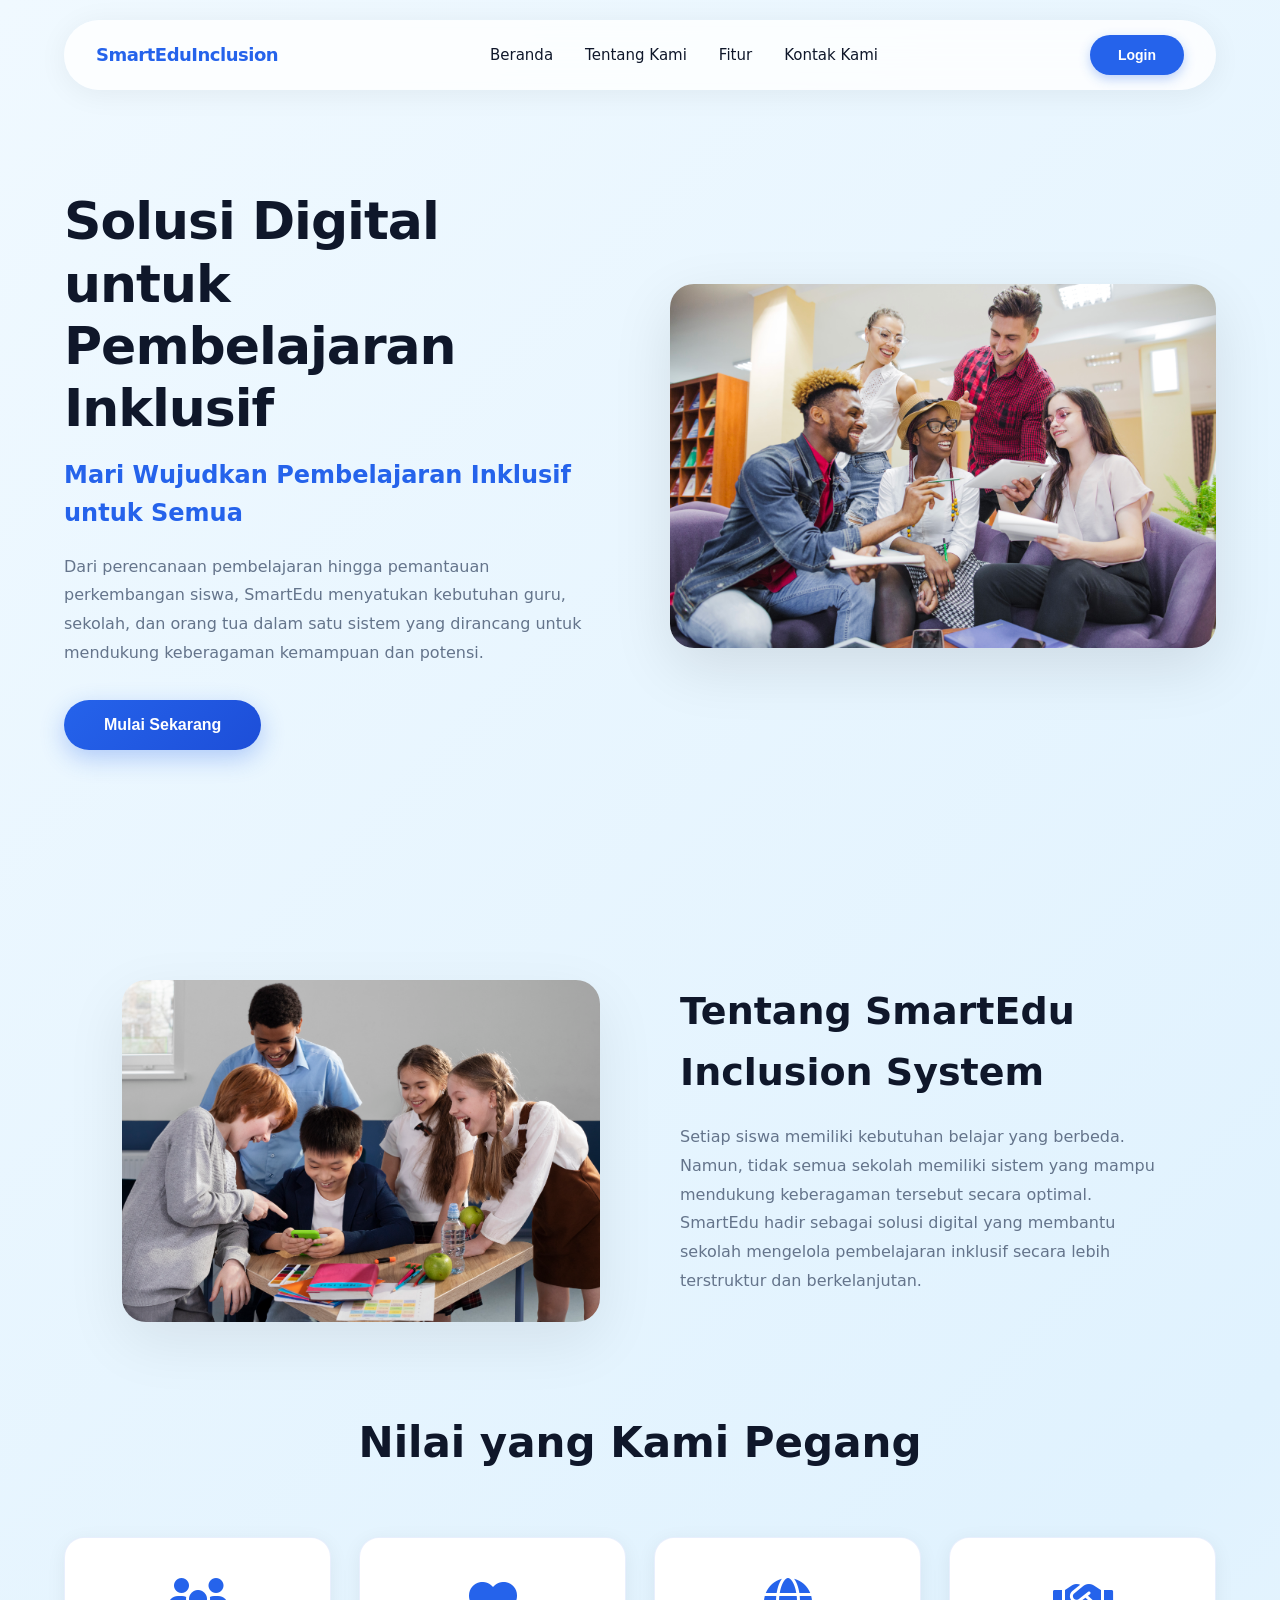
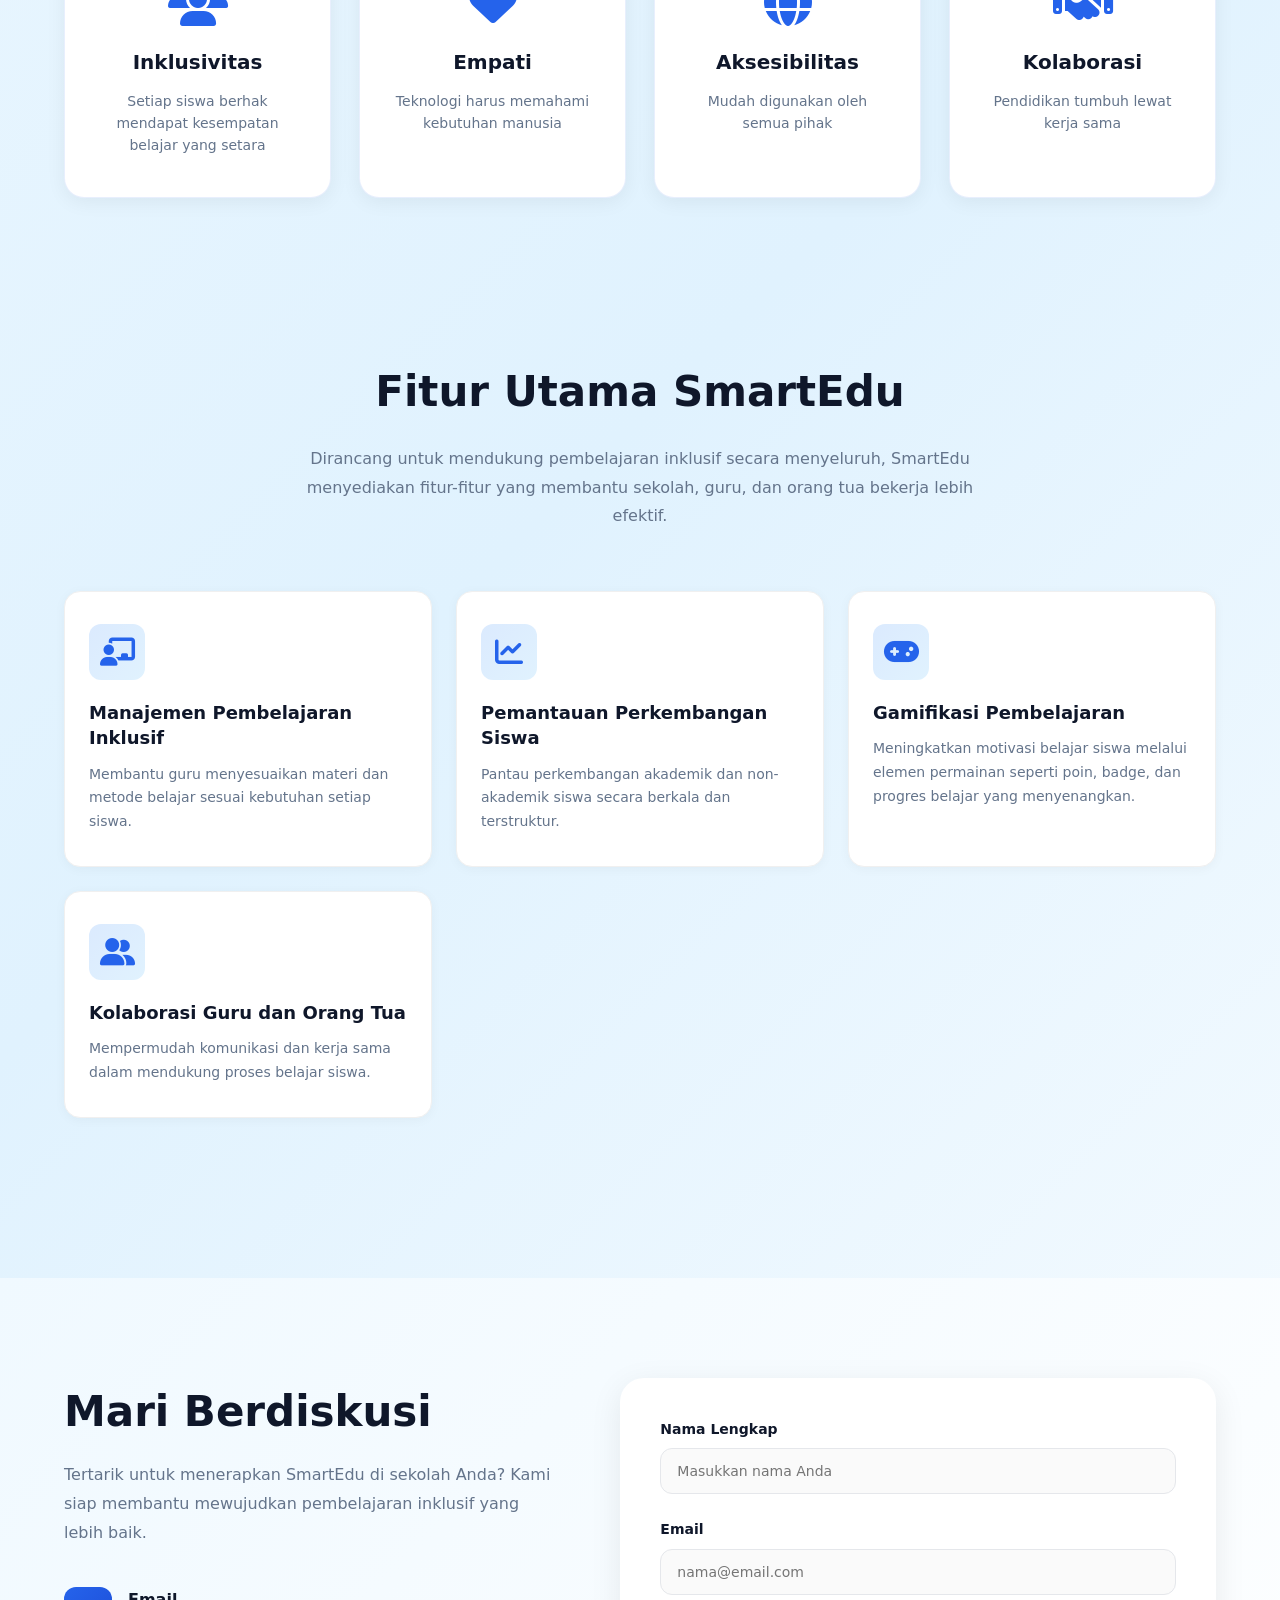
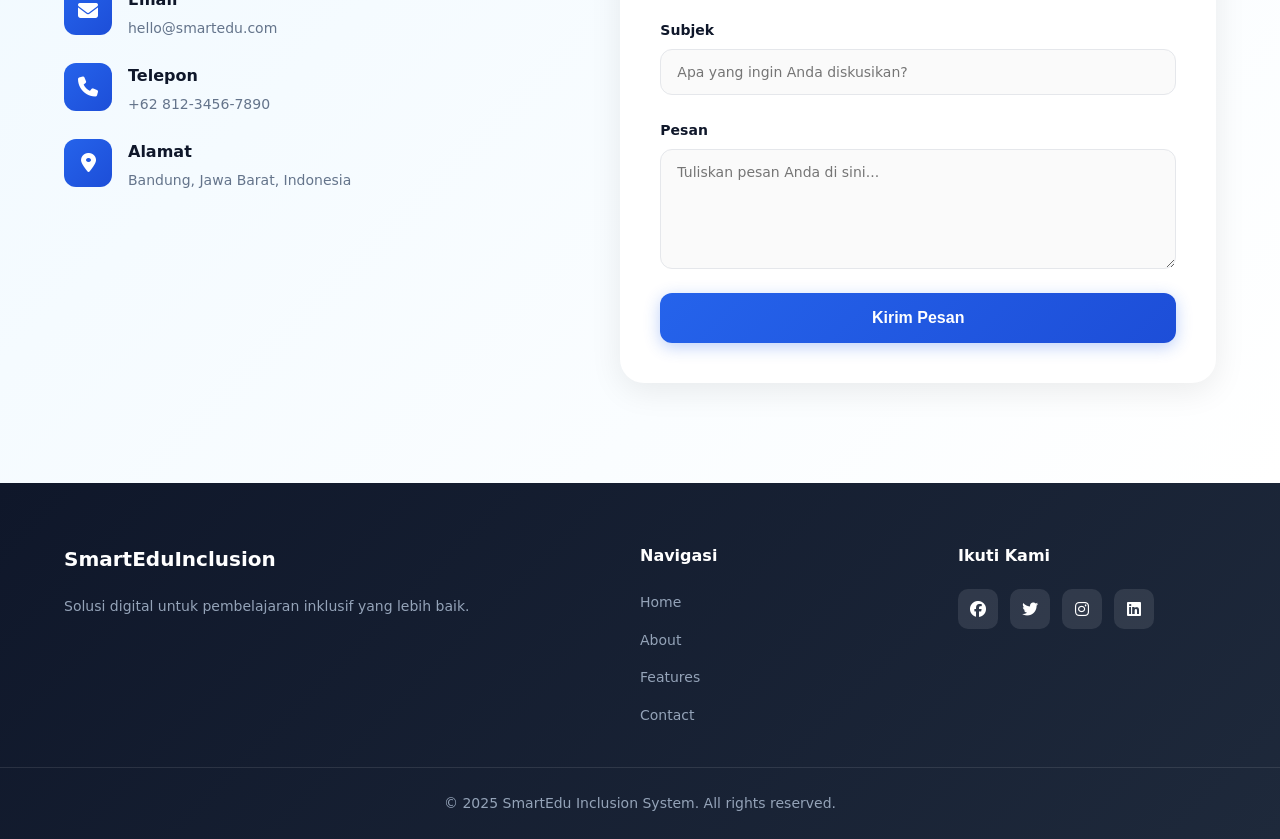
<file: index.html>
<!DOCTYPE html>
<html lang="en">
<head>
    <meta charset="UTF-8">
    <meta name="viewport" content="width=device-width, initial-scale=1.0">
    <title>SmartEdu Inclusive Learning System</title>
    <link rel="stylesheet" href="style.css">
    <link rel="stylesheet" href="https://cdnjs.cloudflare.com/ajax/libs/font-awesome/6.4.0/css/all.min.css"/>
</head>
<body>
    <div class="container">
        <!-- Header -->
        <nav class="navbar">
            <div class="nav-logo">SmartEduInclusion</div>

            <ul class="nav-menu">
                <li><a href="#beranda">Beranda</a></li>
                <li><a href="#tentangkami">Tentang Kami</a></li>
                <li><a href="#fitur">Fitur</a></li>
                <li><a href="#kontak">Kontak Kami</a></li>
            </ul>

            <button class="nav-btn" id="btn-login">Login</button>
        </nav>

        <!-- Content -->
        <main>
            <section class="hero-section" id="beranda">
                <div class="content">
                    <div class="text">
                        <h1>Solusi Digital untuk Pembelajaran Inklusif</h1>
                        <h3>Mari Wujudkan Pembelajaran Inklusif untuk Semua</h3>
                        <p>Dari perencanaan pembelajaran hingga pemantauan perkembangan siswa, SmartEdu menyatukan kebutuhan guru, sekolah, dan orang tua dalam satu sistem yang dirancang untuk mendukung keberagaman kemampuan dan potensi.</p>
                        
                        <button class="btn-hero">Mulai Sekarang</button>
                    </div>
                    <div class="hero-image">
                        <img src="assets/images/hero-image.jpg" alt="Hero Image">
                    </div>
                </div>
            </section>

            <section class="about-section" id="tentangkami">
                <div class="content">
                    <div class="about-image">
                        <img src="assets/images/about-image.jpg" alt="About Image">
                    </div>
                    <div class="text">
                        <h3>Tentang SmartEdu Inclusion System</h3>
                        <p>Setiap siswa memiliki kebutuhan belajar yang berbeda. Namun, tidak semua sekolah memiliki sistem yang mampu mendukung keberagaman tersebut secara optimal. SmartEdu hadir sebagai solusi digital yang membantu sekolah mengelola pembelajaran inklusif secara lebih terstruktur dan berkelanjutan.</p>
                    </div>
                </div>

                <div class="point">
                    <h1>Nilai yang Kami Pegang</h1>
                    <div class="card">
                        <div class="card-item">
                            <i class="fa-solid fa-users"></i>   
                            <h3>Inklusivitas</h3>
                            <p>Setiap siswa berhak mendapat kesempatan belajar yang setara</p>
                        </div>
                        <div class="card-item">
                            <i class="fa-solid fa-heart"></i>
                            <h3>Empati</h3>
                            <p>Teknologi harus memahami kebutuhan manusia</p>
                        </div>
                        <div class="card-item">
                            <i class="fa-solid fa-globe"></i>
                            <h3>Aksesibilitas</h3>
                            <p>Mudah digunakan oleh semua pihak</p>
                        </div>
                        <div class="card-item">
                            <i class="fa-solid fa-handshake"></i>
                            <h3>Kolaborasi</h3>
                            <p>Pendidikan tumbuh lewat kerja sama</p>
                        </div>
                    </div>
                </div>
            </section>

            <!-- Features Section -->
            <section class="features-section" id="fitur">
                <div class="features-header">
                    <h1>Fitur Utama SmartEdu</h1>
                    <p>Dirancang untuk mendukung pembelajaran inklusif secara menyeluruh, SmartEdu menyediakan fitur-fitur yang membantu sekolah, guru, dan orang tua bekerja lebih efektif.</p>
                </div>

                <div class="features-grid">
                    <div class="feature-card">
                        <div class="feature-icon">
                            <i class="fa-solid fa-chalkboard-user"></i>
                        </div>
                        <h3>Manajemen Pembelajaran Inklusif</h3>
                        <p>Membantu guru menyesuaikan materi dan metode belajar sesuai kebutuhan setiap siswa.</p>
                    </div>

                    <div class="feature-card">
                        <div class="feature-icon">
                            <i class="fa-solid fa-chart-line"></i>
                        </div>
                        <h3>Pemantauan Perkembangan Siswa</h3>
                        <p>Pantau perkembangan akademik dan non-akademik siswa secara berkala dan terstruktur.</p>
                    </div>

                    <div class="feature-card">
                        <div class="feature-icon">
                            <i class="fa-solid fa-gamepad"></i>
                        </div>
                        <h3>Gamifikasi Pembelajaran</h3>
                        <p>Meningkatkan motivasi belajar siswa melalui elemen permainan seperti poin, badge, dan progres belajar yang menyenangkan.</p>
                    </div>

                    <div class="feature-card">
                        <div class="feature-icon">
                            <i class="fa-solid fa-user-group"></i>
                        </div>
                        <h3>Kolaborasi Guru dan Orang Tua</h3>
                        <p>Mempermudah komunikasi dan kerja sama dalam mendukung proses belajar siswa.</p>
                    </div>
                </div>
            </section>

            <!-- Contact Section -->
            <section class="contact-section" id="kontak">
                <div class="contact-container">
                    <div class="contact-content">
                        <div class="contact-info">
                            <h2>Mari Berdiskusi</h2>
                            <p>Tertarik untuk menerapkan SmartEdu di sekolah Anda? Kami siap membantu mewujudkan pembelajaran inklusif yang lebih baik.</p>
                            
                            <div class="contact-details">
                                <div class="contact-item">
                                    <div class="contact-icon">
                                        <i class="fa-solid fa-envelope"></i>
                                    </div>
                                    <div>
                                        <h4>Email</h4>
                                        <p>hello@smartedu.com</p>
                                    </div>
                                </div>

                                <div class="contact-item">
                                    <div class="contact-icon">
                                        <i class="fa-solid fa-phone"></i>
                                    </div>
                                    <div>
                                        <h4>Telepon</h4>
                                        <p>+62 812-3456-7890</p>
                                    </div>
                                </div>

                                <div class="contact-item">
                                    <div class="contact-icon">
                                        <i class="fa-solid fa-location-dot"></i>
                                    </div>
                                    <div>
                                        <h4>Alamat</h4>
                                        <p>Bandung, Jawa Barat, Indonesia</p>
                                    </div>
                                </div>
                            </div>
                        </div>

                        <div class="contact-form-wrapper">
                            <form class="contact-form">
                                <div class="form-group">
                                    <label for="name">Nama Lengkap</label>
                                    <input type="text" id="name" placeholder="Masukkan nama Anda" required>
                                </div>

                                <div class="form-group">
                                    <label for="email">Email</label>
                                    <input type="email" id="email" placeholder="nama@email.com" required>
                                </div>

                                <div class="form-group">
                                    <label for="subject">Subjek</label>
                                    <input type="text" id="subject" placeholder="Apa yang ingin Anda diskusikan?" required>
                                </div>

                                <div class="form-group">
                                    <label for="message">Pesan</label>
                                    <textarea id="message" rows="5" placeholder="Tuliskan pesan Anda di sini..." required></textarea>
                                </div>

                                <button type="submit" class="btn-submit">Kirim Pesan</button>
                            </form>
                        </div>
                    </div>
                </div>
            </section>

            <!-- Footer -->
            <footer class="footer">
                <div class="footer-content">
                    <div class="footer-section">
                        <h3 class="footer-logo">SmartEduInclusion</h3>
                        <p>Solusi digital untuk pembelajaran inklusif yang lebih baik.</p>
                    </div>

                    <div class="footer-section">
                        <h4>Navigasi</h4>
                        <ul>
                            <li><a href="#">Home</a></li>
                            <li><a href="#">About</a></li>
                            <li><a href="#">Features</a></li>
                            <li><a href="#">Contact</a></li>
                        </ul>
                    </div>

                    <div class="footer-section">
                        <h4>Ikuti Kami</h4>
                        <div class="social-links">
                            <a href="#"><i class="fa-brands fa-facebook"></i></a>
                            <a href="#"><i class="fa-brands fa-twitter"></i></a>
                            <a href="#"><i class="fa-brands fa-instagram"></i></a>
                            <a href="#"><i class="fa-brands fa-linkedin"></i></a>
                        </div>
                    </div>
                </div>

                <div class="footer-bottom">
                    <p>&copy; 2025 SmartEdu Inclusion System. All rights reserved.</p>
                </div>
            </footer>
        </main>
    </div>
    <script>
        const login = document.getElementById('btn-login');
        login.addEventListener('click', function(){
            window.location.href = "auth/login/index.html";
        })

    </script>
</body>
</html>
</file>
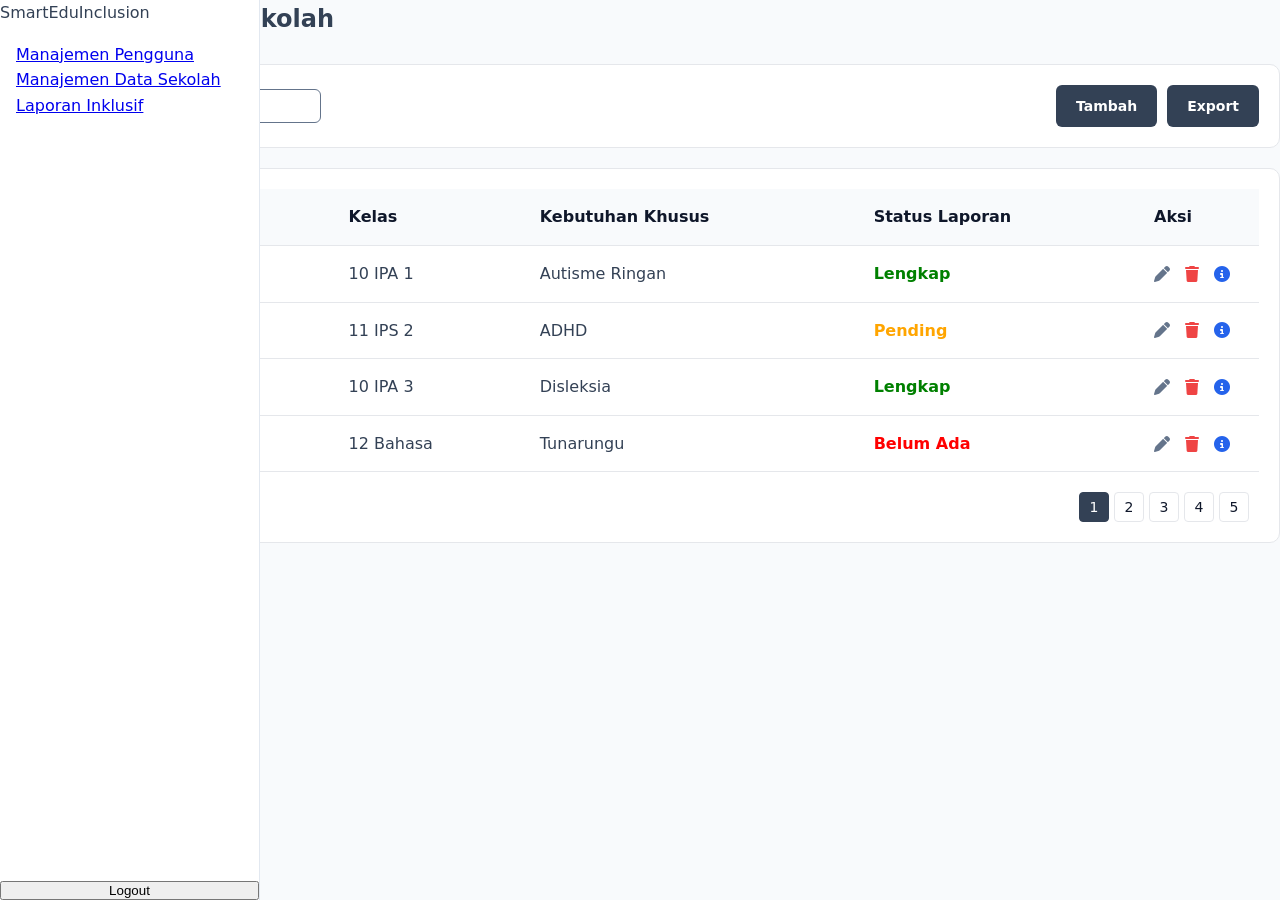
<file: admin/laporan/index.html>
<!DOCTYPE html>
<html lang="en">

<head>
    <meta charset="UTF-8">
    <meta name="viewport" content="width=device-width, initial-scale=1.0">
    <title>Laporan Inklusif Sekolah</title>
    <link rel="stylesheet" href="../../style.css">
    <link rel="stylesheet" href="../sidebar.css">
    <link rel="stylesheet" href="admin.css">
    <link rel="stylesheet" href="https://cdnjs.cloudflare.com/ajax/libs/font-awesome/6.4.0/css/all.min.css" />
</head>

<body class="dashboard-body">
    <aside class="sidebar">
        <div class="sidebar-logo">SmartEduInclusion</div>
        <nav class="sidebar-nav">
            <a href="#">Manajemen Pengguna</a>
            <a href="#">Manajemen Data Sekolah</a>
            <a href="index.html" class="active">Laporan Inklusif</a>
        </nav>
        <button class="btn-logout">Logout</button>
    </aside>

    <main class="dashboard-content">
        <header class="content-header">
            <h2>Laporan Inklusif Sekolah</h2>
            <div class="user-info">
                <div class="user-text">
                    <span>admin@email.com</span>
                    <small>Admin</small>
                </div>
                <div class="user-icon" style="color: #334155;">
                    <i class="fa-solid fa-user-gear"></i>
                </div>
            </div>
        </header>

        <div class="toolbar-container">
            <div class="search-box">
                <i class="fa-solid fa-magnifying-glass" style="color: #94a3b8;"></i>
                <input type="text" placeholder="Cari Data Siswa...">
            </div>
            <div class="action-buttons">
                <a href="#" class="btn-dark">Tambah</a>
                <a href="export.html" class="btn-dark">Export</a>
            </div>
        </div>

        <div class="table-container">
            <table class="admin-table">
                <thead>
                    <tr>
                        <th width="50px">No</th>
                        <th>Nama Siswa</th>
                        <th>Kelas</th>
                        <th>Kebutuhan Khusus</th>
                        <th>Status Laporan</th>
                        <th width="120px">Aksi</th>
                    </tr>
                </thead>
                <tbody>
                    <tr>
                        <td>1</td>
                        <td>Alif Firmansyah</td>
                        <td>10 IPA 1</td>
                        <td>Autisme Ringan</td>
                        <td><span style="color: green; font-weight:600;">Lengkap</span></td>
                        <td>
                            <div class="action-icons">
                                <i class="fa-solid fa-pen"></i>
                                <i class="fa-solid fa-trash"></i>
                                <i class="fa-solid fa-circle-info"></i>
                            </div>
                        </td>
                    </tr>
                    <tr>
                        <td>2</td>
                        <td>Budi Kurniawan</td>
                        <td>11 IPS 2</td>
                        <td>ADHD</td>
                        <td><span style="color: orange; font-weight:600;">Pending</span></td>
                        <td>
                            <div class="action-icons">
                                <i class="fa-solid fa-pen"></i>
                                <i class="fa-solid fa-trash"></i>
                                <i class="fa-solid fa-circle-info"></i>
                            </div>
                        </td>
                    </tr>
                    <tr>
                        <td>3</td>
                        <td>Siti Aminah</td>
                        <td>10 IPA 3</td>
                        <td>Disleksia</td>
                        <td><span style="color: green; font-weight:600;">Lengkap</span></td>
                        <td>
                            <div class="action-icons">
                                <i class="fa-solid fa-pen"></i>
                                <i class="fa-solid fa-trash"></i>
                                <i class="fa-solid fa-circle-info"></i>
                            </div>
                        </td>
                    </tr>
                    <tr>
                        <td>4</td>
                        <td>Reza Rahadian</td>
                        <td>12 Bahasa</td>
                        <td>Tunarungu</td>
                        <td><span style="color: red; font-weight:600;">Belum Ada</span></td>
                        <td>
                            <div class="action-icons">
                                <i class="fa-solid fa-pen"></i>
                                <i class="fa-solid fa-trash"></i>
                                <i class="fa-solid fa-circle-info"></i>
                            </div>
                        </td>
                    </tr>
                </tbody>
            </table>

            <div class="pagination-container">
                <span>Halaman 1 dari 5 Halaman</span>
                <div class="page-numbers">
                    <a href="#" class="page-btn active">1</a>
                    <a href="#" class="page-btn">2</a>
                    <a href="#" class="page-btn">3</a>
                    <a href="#" class="page-btn">4</a>
                    <a href="#" class="page-btn">5</a>
                </div>
            </div>
        </div>
    </main>
</body>

</html>
</file>
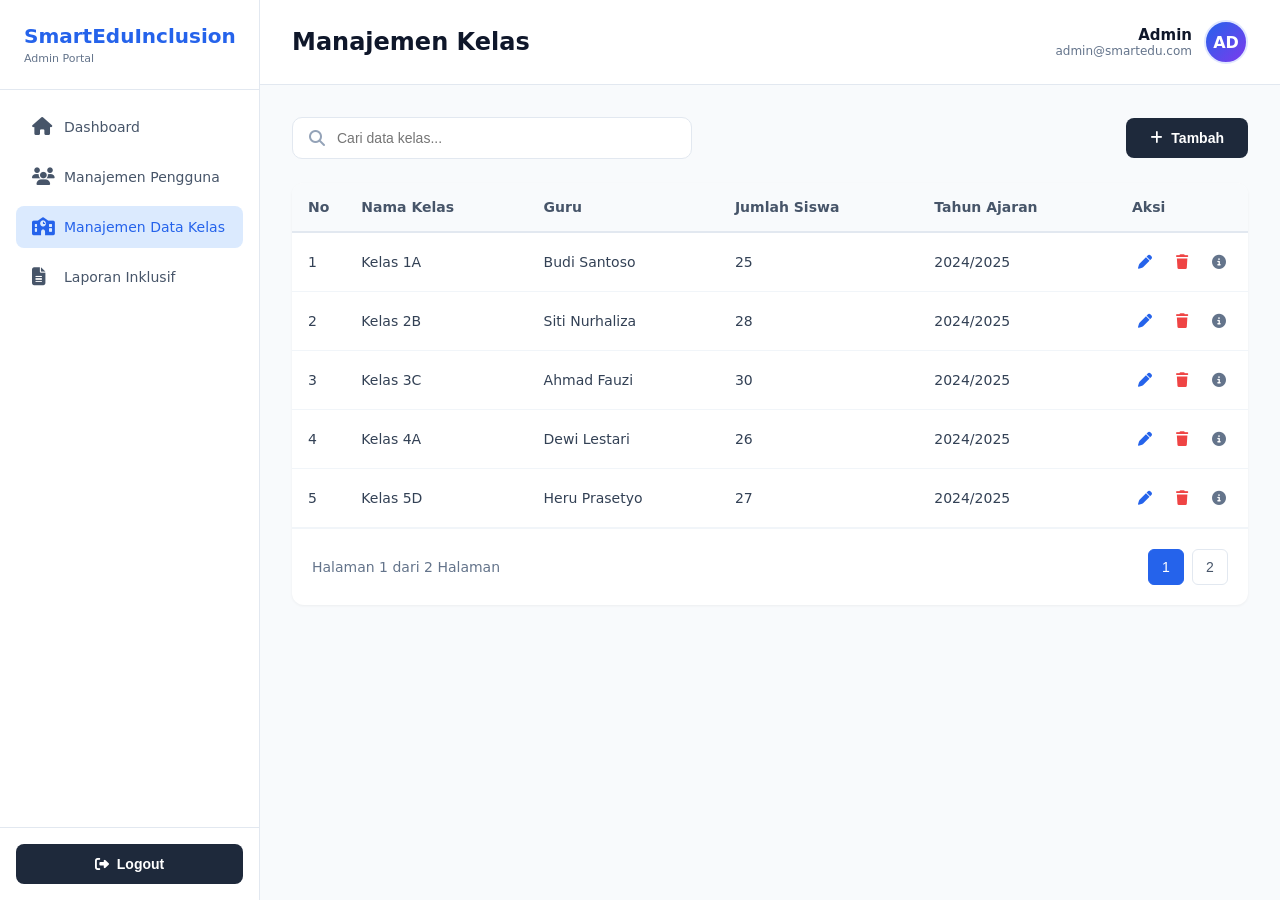
<file: admin/Manajemen kelas/index.html>
<!DOCTYPE html>
<html lang="id">
<head>
    <meta charset="UTF-8">
    <meta name="viewport" content="width=device-width, initial-scale=1.0">
    <title>Manajemen Kelas - SmartEdu</title>
    <link rel="stylesheet" href="https://cdnjs.cloudflare.com/ajax/libs/font-awesome/6.4.0/css/all.min.css"/>
    <link rel="stylesheet" href="style.css">
    <link rel="stylesheet" href="../sidebar.css">
</head>
<body class="dashboard-container">
    <!-- Sidebar -->
    <aside class="sidebar" id="sidebar">
        <div class="sidebar-header">
            <div class="logo">SmartEduInclusion</div>
            <div class="logo-subtitle">Admin Portal</div>
        </div>

        <nav class="sidebar-nav">
           <ul class="nav-list">
                <li class="nav-item">
                    <a href="#" class="nav-link">
                        <i class="fas fa-home"></i>
                        Dashboard
                    </a>
                </li>
                <li class="nav-item">
                    <a href="#" class="nav-link">
                        <i class="fas fa-users"></i>
                        Manajemen Pengguna
                    </a>
                </li>
                <li class="nav-item">
                    <a href="../Manajemen kelas/index.html" class="nav-link active">
                        <i class="fas fa-school"></i>
                        Manajemen Data Kelas
                    </a>
                </li>
                <li class="nav-item">
                    <a href="../laporan/index.html" class="nav-link">
                        <i class="fas fa-file-alt"></i>
                        Laporan Inklusif
                    </a>
                </li>
            </ul>
        </nav>

        <div class="sidebar-footer">
            <button class="logout-btn" id="logout-btn">
                <i class="fas fa-sign-out-alt"></i>
                Logout
            </button>
        </div>
    </aside>

    <main class="main-content">
        <!-- Top Header -->
        <header class="top-header">
            <h1 class="header-title">Manajemen Kelas</h1>
            <div class="user-info">
                <div class="user-details">
                    <span class="user-name">Admin</span>
                    <span class="user-email">admin@smartedu.com</span>
                </div>
                <div class="user-avatar">
                    AD
                </div>
            </div>
        </header>
        
        <div class="content-wrapper">
            <div class="toolbar-container">
                <div class="search-box">
                    <i class="fa-solid fa-magnifying-glass" style="color: #94a3b8;"></i>
                    <input type="text" id="searchInput" placeholder="Cari data kelas..." onkeyup="searchData()">
                </div>
                <div class="action-buttons">
                    <button class="btn-dark" onclick="openAddModal()">
                        <i class="fas fa-plus"></i> Tambah
                    </button>
                </div>
            </div>
    
            <div class="table-container">
                <table class="admin-table">
                    <thead>
                        <tr>
                            <th width="50px">No</th>
                            <th>Nama Kelas</th>
                            <th>Guru</th>
                            <th>Jumlah Siswa</th>
                            <th>Tahun Ajaran</th>
                            <th width="120px">Aksi</th>
                        </tr>
                    </thead>
                    <tbody id="tableBody">
                        <!-- Data will be loaded by JavaScript -->
                    </tbody>
                </table>
    
                <div class="pagination-container">
                    <span id="paginationInfo">Halaman 1 dari 1 Halaman</span>
                    <div class="page-numbers" id="pageNumbers">
                        <!-- Pagination will be loaded by JavaScript -->
                    </div>
                </div>
            </div>
        </div>
    </main>

    <!-- Modal Add/Edit -->
    <div class="modal" id="dataModal">
        <div class="modal-content">
            <div class="modal-header">
                <h3 class="modal-title" id="modalTitle">Tambah Data Kelas</h3>
                <button class="modal-close" onclick="closeModal()">
                    <i class="fas fa-times"></i>
                </button>
            </div>
            <div class="modal-body">
                <form id="kelasForm">
                    <input type="hidden" id="kelasId">
                    
                    <div class="form-group">
                        <label for="namaKelasInput">Nama Kelas</label>
                        <input type="text" id="namaKelasInput" placeholder="Contoh: Kelas 1A" required>
                    </div>

                    <div class="form-group">
                        <label for="guruInput">Nama Guru</label>
                        <input type="text" id="guruInput" placeholder="Masukkan nama guru" required>
                    </div>

                    <div class="form-group">
                        <label for="jumlahSiswaInput">Jumlah Siswa</label>
                        <input type="number" id="jumlahSiswaInput" placeholder="0" min="0" required>
                    </div>

                    <div class="form-group">
                        <label for="tahunAjaranInput">Tahun Ajaran</label>
                        <select id="tahunAjaranInput" required>
                            <option value="">Pilih Tahun Ajaran</option>
                            <option value="2023/2024">2023/2024</option>
                            <option value="2024/2025" selected>2024/2025</option>
                            <option value="2025/2026">2025/2026</option>
                        </select>
                    </div>
                </form>
            </div>
            <div class="modal-footer">
                <button class="btn btn-secondary" onclick="closeModal()">Batal</button>
                <button class="btn btn-primary" onclick="saveData()">Simpan</button>
            </div>
        </div>
    </div>

    <script>
        // Data statis
        let classes = [
            { id: 1, namaKelas: "Kelas 1A", guru: "Budi Santoso", jumlahSiswa: 25, tahunAjaran: "2024/2025" },
            { id: 2, namaKelas: "Kelas 2B", guru: "Siti Nurhaliza", jumlahSiswa: 28, tahunAjaran: "2024/2025" },
            { id: 3, namaKelas: "Kelas 3C", guru: "Ahmad Fauzi", jumlahSiswa: 30, tahunAjaran: "2024/2025" },
            { id: 4, namaKelas: "Kelas 4A", guru: "Dewi Lestari", jumlahSiswa: 26, tahunAjaran: "2024/2025" },
            { id: 5, namaKelas: "Kelas 5D", guru: "Heru Prasetyo", jumlahSiswa: 27, tahunAjaran: "2024/2025" },
            { id: 6, namaKelas: "Kelas 6B", guru: "Rina Wati", jumlahSiswa: 29, tahunAjaran: "2024/2025" },
        ];

        let filteredClasses = [...classes];
        let currentPage = 1;
        const itemsPerPage = 5;
        let editingId = null;

        // Initialize
        document.addEventListener('DOMContentLoaded', () => {
            renderTable();
        });

        // Render Table
        function renderTable() {
            const tbody = document.getElementById('tableBody');
            const startIndex = (currentPage - 1) * itemsPerPage;
            const endIndex = startIndex + itemsPerPage;
            const pageData = filteredClasses.slice(startIndex, endIndex);

            if (pageData.length === 0) {
                tbody.innerHTML = `
                    <tr>
                        <td colspan="6">
                            <div class="empty-state">
                                <i class="fas fa-inbox"></i>
                                <p>Tidak ada data kelas</p>
                            </div>
                        </td>
                    </tr>
                `;
            } else {
                tbody.innerHTML = pageData.map((kelas, index) => `
                    <tr>
                        <td>${startIndex + index + 1}</td>
                        <td>${kelas.namaKelas}</td>
                        <td>${kelas.guru}</td>
                        <td>${kelas.jumlahSiswa}</td>
                        <td>${kelas.tahunAjaran}</td>
                        <td>
                            <div class="action-icons">
                                <i class="fa-solid fa-pen" onclick="editData(${kelas.id})" title="Edit"></i>
                                <i class="fa-solid fa-trash" onclick="deleteData(${kelas.id})" title="Hapus"></i>
                                <i class="fa-solid fa-circle-info" onclick="viewDetail(${kelas.id})" title="Detail"></i>
                            </div>
                        </td>
                    </tr>
                `).join('');
            }

            renderPagination();
        }

        // Render Pagination
        function renderPagination() {
            const totalPages = Math.ceil(filteredClasses.length / itemsPerPage);
            const paginationInfo = document.getElementById('paginationInfo');
            const pageNumbers = document.getElementById('pageNumbers');

            paginationInfo.textContent = `Halaman ${currentPage} dari ${totalPages} Halaman`;

            pageNumbers.innerHTML = Array.from({ length: totalPages }, (_, i) => i + 1)
                .map(page => `
                    <button class="page-btn ${page === currentPage ? 'active' : ''}" 
                       onclick="changePage(${page})">
                        ${page}
                    </button>
                `).join('');
        }

        // Change Page
        function changePage(page) {
            currentPage = page;
            renderTable();
        }

        // Search Data
        function searchData() {
            const searchTerm = document.getElementById('searchInput').value.toLowerCase();
            filteredClasses = classes.filter(kelas => 
                kelas.namaKelas.toLowerCase().includes(searchTerm) ||
                kelas.guru.toLowerCase().includes(searchTerm) ||
                kelas.tahunAjaran.toLowerCase().includes(searchTerm)
            );
            currentPage = 1;
            renderTable();
        }

        // Open Add Modal
        function openAddModal() {
            editingId = null;
            document.getElementById('modalTitle').textContent = 'Tambah Data Kelas';
            document.getElementById('kelasForm').reset();
            document.getElementById('kelasId').value = '';
            document.getElementById('tahunAjaranInput').value = '2024/2025';
            document.getElementById('dataModal').classList.add('active');
        }

        // Edit Data
        function editData(id) {
            editingId = id;
            const kelas = classes.find(k => k.id === id);
            
            document.getElementById('modalTitle').textContent = 'Edit Data Kelas';
            document.getElementById('kelasId').value = kelas.id;
            document.getElementById('namaKelasInput').value = kelas.namaKelas;
            document.getElementById('guruInput').value = kelas.guru;
            document.getElementById('jumlahSiswaInput').value = kelas.jumlahSiswa;
            document.getElementById('tahunAjaranInput').value = kelas.tahunAjaran;
            
            document.getElementById('dataModal').classList.add('active');
        }

        // Save Data
        function saveData() {
            const namaKelas = document.getElementById('namaKelasInput').value.trim();
            const guru = document.getElementById('guruInput').value.trim();
            const jumlahSiswa = parseInt(document.getElementById('jumlahSiswaInput').value);
            const tahunAjaran = document.getElementById('tahunAjaranInput').value;

            if (!namaKelas || !guru || !jumlahSiswa || !tahunAjaran) {
                alert('Harap isi semua field!');
                return;
            }

            if (jumlahSiswa < 0) {
                alert('Jumlah siswa tidak boleh negatif!');
                return;
            }

            if (editingId) {
                // Update existing
                const index = classes.findIndex(k => k.id === editingId);
                classes[index] = { id: editingId, namaKelas, guru, jumlahSiswa, tahunAjaran };
            } else {
                // Add new
                const newId = Math.max(...classes.map(k => k.id), 0) + 1;
                classes.push({ id: newId, namaKelas, guru, jumlahSiswa, tahunAjaran });
            }

            closeModal();
            searchData(); // Refresh filtered data
            renderTable();
        }

        // Delete Data
        function deleteData(id) {
            const kelas = classes.find(k => k.id === id);
            if (confirm(`Apakah Anda yakin ingin menghapus ${kelas.namaKelas}?`)) {
                classes = classes.filter(k => k.id !== id);
                searchData(); // Refresh filtered data
                renderTable();
            }
        }

        // View Detail
        function viewDetail(id) {
            const kelas = classes.find(k => k.id === id);
            alert(`Detail Kelas:\n\nNama Kelas: ${kelas.namaKelas}\nGuru: ${kelas.guru}\nJumlah Siswa: ${kelas.jumlahSiswa}\nTahun Ajaran: ${kelas.tahunAjaran}`);
        }

        // Close Modal
        function closeModal() {
            document.getElementById('dataModal').classList.remove('active');
            document.getElementById('kelasForm').reset();
            editingId = null;
        }

        // Close modal when clicking outside
        document.getElementById('dataModal').addEventListener('click', (e) => {
            if (e.target.id === 'dataModal') {
                closeModal();
            }
        });
    </script>
</body>
</html>
</file>
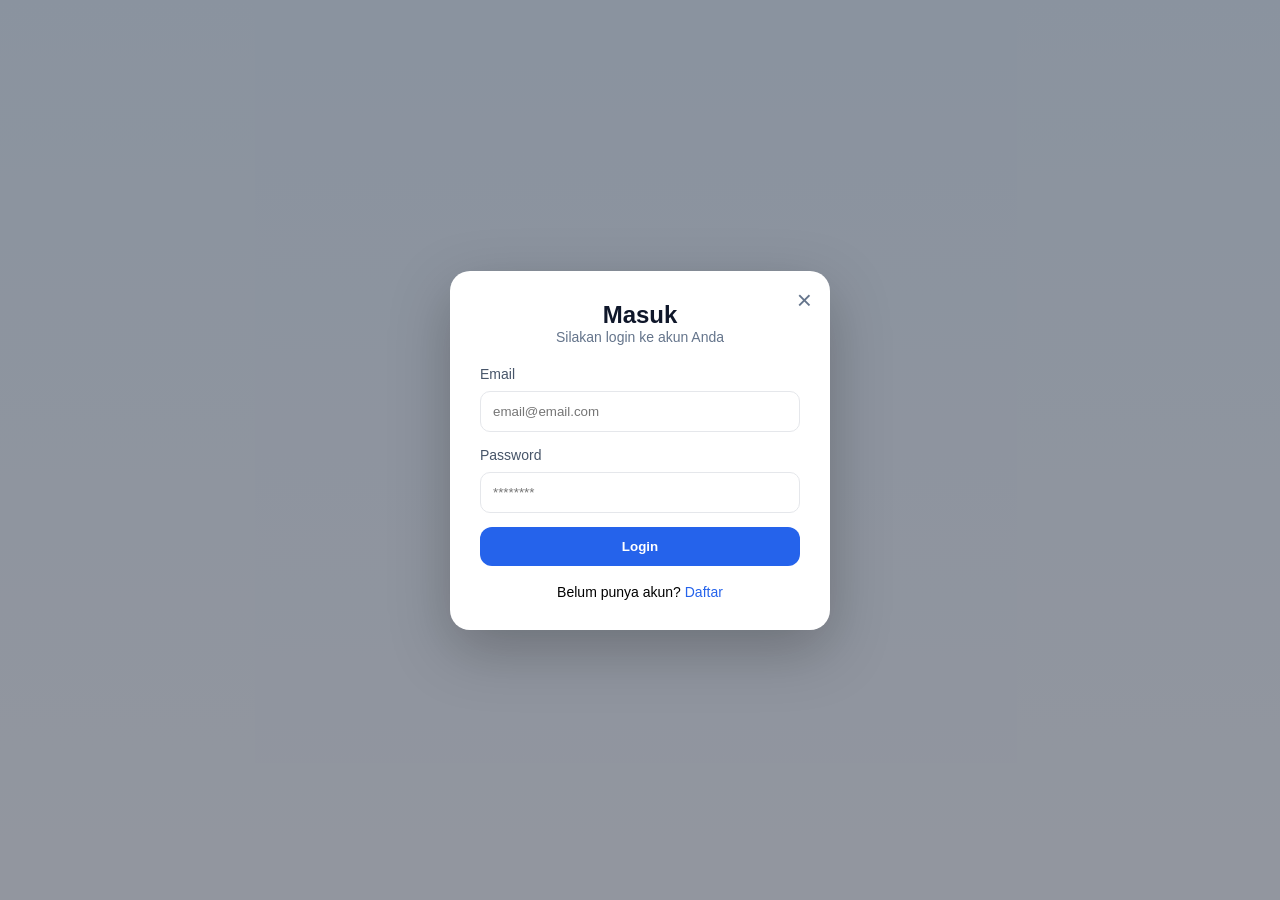
<file: auth/login/index.html>
<!DOCTYPE html>
<html lang="id">

<head>
    <meta charset="UTF-8">
    <title>Login Modal</title>
    <link rel="stylesheet" href="style.css">
</head>

<body>
    <!-- Overlay -->
    <div class="modal-overlay show" id="modalLogin">
        <div class="modal-box">
            <span class="close-btn" onclick="closeModal()">×</span>
            <h2>Masuk</h2>
            <p class="subtitle">Silakan login ke akun Anda</p>

            <form>
                <label>Email</label>
                <input type="email" placeholder="email@email.com" required>

                <label>Password</label>
                <input type="password" placeholder="********" required>

                <button type="submit" class="submit-btn">Login</button>
            </form>

            <p class="footer-text">
                Belum punya akun? <a href="#">Daftar</a>
            </p>
        </div>
    </div>

    <script>
        function openModal() {
            document.getElementById("modalLogin").classList.add("show");
        }

        function closeModal() {
            window.location.href="../../index.html"
        }
    </script>
</body>

</html>
</file>
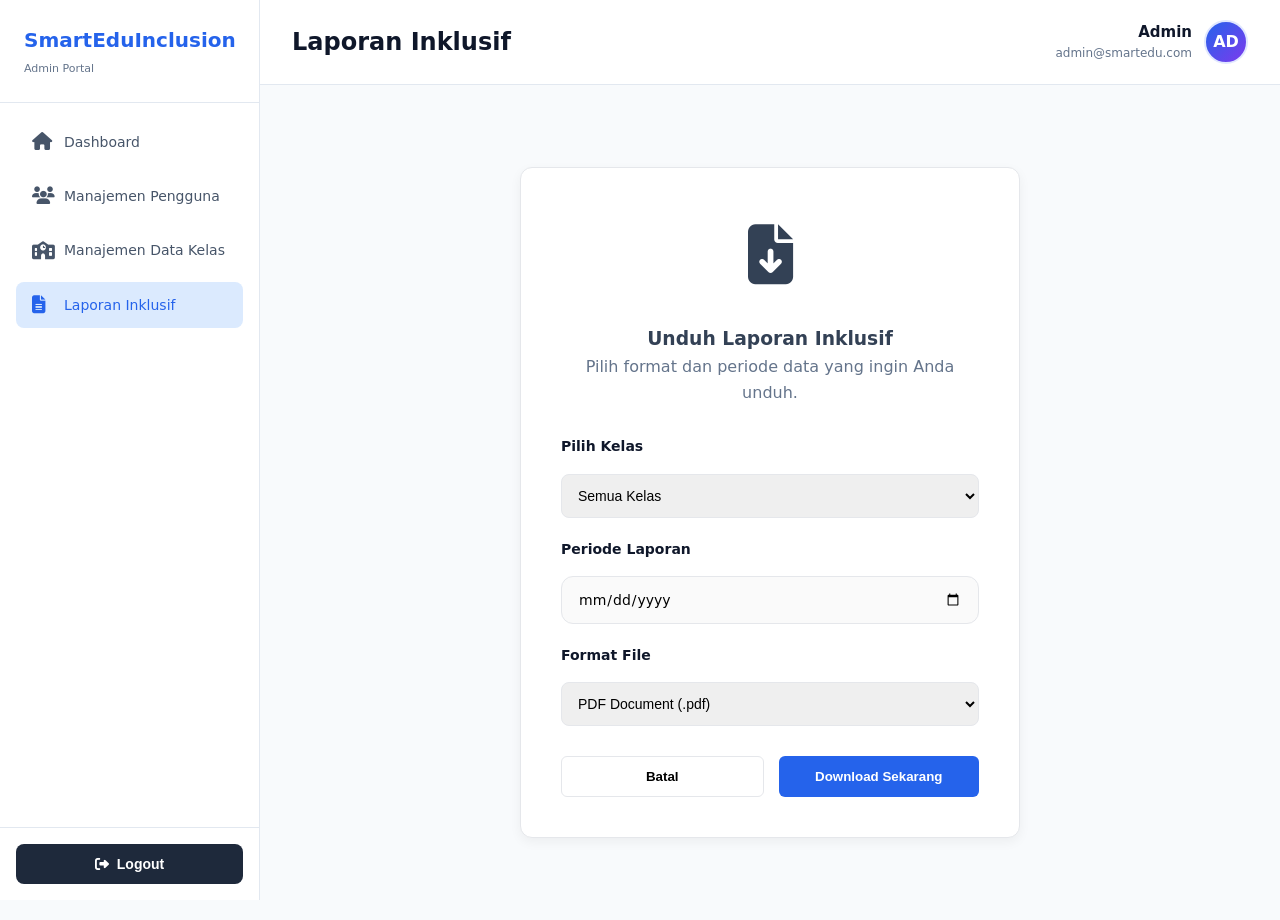
<file: admin/laporan/export.html>
<!DOCTYPE html>
<html lang="en">

<head>
    <meta charset="UTF-8">
    <meta name="viewport" content="width=device-width, initial-scale=1.0">
    <title>Export Data - Admin</title>
    <link rel="stylesheet" href="../../style.css">
    <link rel="stylesheet" href="../sidebar.css">
    <link rel="stylesheet" href="admin.css">
    <link rel="stylesheet" href="https://cdnjs.cloudflare.com/ajax/libs/font-awesome/6.4.0/css/all.min.css" />
</head>

<body class="dashboard-container">
    <!-- Sidebar -->
    <aside class="sidebar" id="sidebar">
        <div class="sidebar-header">
            <div class="logo">SmartEduInclusion</div>
            <div class="logo-subtitle">Admin Portal</div>
        </div>

        <nav class="sidebar-nav">
            <ul class="nav-list">
                <li class="nav-item">
                    <a href="#" class="nav-link">
                        <i class="fas fa-home"></i>
                        Dashboard
                    </a>
                </li>
                <li class="nav-item">
                    <a href="#" class="nav-link">
                        <i class="fas fa-users"></i>
                        Manajemen Pengguna
                    </a>
                </li>
                <li class="nav-item">
                    <a href="../Manajemen kelas/index.html" class="nav-link">
                        <i class="fas fa-school"></i>
                        Manajemen Data Kelas
                    </a>
                </li>
                <li class="nav-item">
                    <a href="#" class="nav-link active">
                        <i class="fas fa-file-alt"></i>
                        Laporan Inklusif
                    </a>
                </li>
            </ul>
        </nav>

        <div class="sidebar-footer">
            <button class="logout-btn" id="logout-btn">
                <i class="fas fa-sign-out-alt"></i>
                Logout
            </button>
        </div>
    </aside>

    <main class="main-content">
        <!-- Top Header -->
        <header class="top-header">
            <h1 class="header-title">Laporan Inklusif</h1>
            <div class="user-info">
                <div class="user-details">
                    <span class="user-name">Admin</span>
                    <span class="user-email">admin@smartedu.com</span>
                </div>
                <div class="user-avatar">
                    AD
                </div>
            </div>
        </header>

        <div class="content-wrapper">

            <div class="export-card">
                <div class="export-icon">
                    <i class="fa-solid fa-file-arrow-down"></i>
                </div>
                <h3>Unduh Laporan Inklusif</h3>
                <p style="color: #64748b; margin-bottom: 30px;">Pilih format dan periode data yang ingin Anda unduh.</p>
    
                <form>
                    <div class="form-group">
                        <label>Pilih Kelas</label>
                        <select class="form-select">
                            <option>Semua Kelas</option>
                            <option>Kelas 10</option>
                            <option>Kelas 11</option>
                            <option>Kelas 12</option>
                        </select>
                    </div>
    
                    <div class="form-group">
                        <label>Periode Laporan</label>
                        <input type="date" class="form-date">
                    </div>
    
                    <div class="form-group">
                        <label>Format File</label>
                        <select class="form-select">
                            <option value="pdf">PDF Document (.pdf)</option>
                            <option value="excel">Microsoft Excel (.xlsx)</option>
                            <option value="csv">CSV (.csv)</option>
                        </select>
                    </div>
    
                    <div class="btn-group">
                        <button type="button" class="btn-outline" onclick="window.location.href='index.html'">Batal</button>
                        <button type="button" class="btn-primary" onclick="alert('Laporan sedang diunduh...')">Download
                            Sekarang</button>
                    </div>
                </form>
            </div>
        </div>
    </main>
</body>

</html>
</file>
<file: style.css>
* {
  margin: 0;
  padding: 0;
  box-sizing: border-box;
}

:root {
  --primary: #2563EB;
  --primarySoft: #DBEAFE;
  --primaryText: #0F172A;
  --secondaryText: #64748B;
  --border: #E5E7EB;
  --white: #ffffff;
}

html {
  scroll-behavior: smooth;
}

body {
  font-family: 'Segoe UI', system-ui, -apple-system, sans-serif;
  background: linear-gradient(135deg, #f0f9ff 0%, #e0f2fe 50%, #ffffff 100%);
  color: var(--primaryText);
  line-height: 1.6;
  overflow-x: hidden;
}

/* Navbar */
.navbar {
  position: fixed;
  top: 20px;
  left: 50%;
  transform: translateX(-50%);
  width: 90%;
  max-width: 1200px;
  height: 70px;
  display: flex;
  align-items: center;
  justify-content: space-between;
  padding: 0 32px;
  background: rgba(255, 255, 255, 0.8);
  backdrop-filter: blur(16px);
  -webkit-backdrop-filter: blur(16px);
  border-radius: 50px;
  box-shadow: 0 4px 30px rgba(0, 0, 0, 0.06);
  z-index: 1000;
  transition: all 0.3s ease;
}

.navbar:hover {
  box-shadow: 0 8px 40px rgba(0, 0, 0, 0.1);
}

.nav-logo {
  font-weight: 700;
  font-size: 18px;
  color: var(--primary);
  letter-spacing: -0.5px;
}

.nav-menu {
  list-style: none;
  display: flex;
  gap: 32px;
}

.nav-menu a {
  text-decoration: none;
  color: var(--primaryText);
  font-size: 15px;
  font-weight: 500;
  transition: color 0.3s ease;
  position: relative;
}

.nav-menu a::after {
  content: '';
  position: absolute;
  bottom: -4px;
  left: 0;
  width: 0;
  height: 2px;
  background: var(--primary);
  transition: width 0.3s ease;
}

.nav-menu a:hover {
  color: var(--primary);
}

.nav-menu a:hover::after {
  width: 100%;
}

.nav-btn {
  border: none;
  padding: 12px 28px;
  border-radius: 24px;
  background: var(--primary);
  color: white;
  cursor: pointer;
  font-weight: 600;
  font-size: 14px;
  transition: all 0.3s ease;
  box-shadow: 0 4px 12px rgba(37, 99, 235, 0.3);
}

.nav-btn:hover {
  background: #1d4ed8;
  transform: translateY(-2px);
  box-shadow: 0 6px 20px rgba(37, 99, 235, 0.4);
}

/* Hero Section */
.hero-section {
  min-height: 100vh;
  display: flex;
  align-items: center;
  padding: 120px 0 80px;
}

.content {
  display: flex;
  justify-content: space-between;
  align-items: center;
  width: 90%;
  max-width: 1200px;
  margin: auto;
  gap: 60px;
}

.text {
  flex: 1;
  animation: fadeInLeft 1s ease;
}

@keyframes fadeInLeft {
  from {
    opacity: 0;
    transform: translateX(-30px);
  }

  to {
    opacity: 1;
    transform: translateX(0);
  }
}

.text h1 {
  font-size: clamp(32px, 5vw, 52px);
  font-weight: 800;
  line-height: 1.2;
  margin-bottom: 16px;
  color: var(--primaryText);
  letter-spacing: -1px;
}

.text h3 {
  font-size: clamp(18px, 3vw, 24px);
  font-weight: 600;
  color: var(--primary);
  margin-bottom: 20px;
}

.text p {
  color: var(--secondaryText);
  font-size: 16px;
  margin-bottom: 32px;
  line-height: 1.8;
}

.hero-image {
  flex: 1;
  max-width: 550px;
  animation: fadeInRight 1s ease;
}

@keyframes fadeInRight {
  from {
    opacity: 0;
    transform: translateX(30px);
  }

  to {
    opacity: 1;
    transform: translateX(0);
  }
}

.hero-image img {
  width: 100%;
  height: auto;
  border-radius: 24px;
  box-shadow: 0 20px 60px rgba(0, 0, 0, 0.1);
}

.btn-hero {
  border: none;
  background: linear-gradient(135deg, var(--primary) 0%, #1d4ed8 100%);
  padding: 16px 40px;
  border-radius: 30px;
  color: white;
  cursor: pointer;
  font-size: 16px;
  font-weight: 600;
  transition: all 0.3s ease;
  box-shadow: 0 8px 24px rgba(37, 99, 235, 0.3);
}

.btn-hero:hover {
  transform: translateY(-3px);
  box-shadow: 0 12px 32px rgba(37, 99, 235, 0.4);
}

/* About Section */
.about-section {
  width: 90%;
  max-width: 1200px;
  margin: 80px auto;
}

.about-section .content {
  gap: 80px;
  margin-bottom: 80px;
}

.about-image {
  flex: 1;
  max-width: 500px;
}

.about-image img {
  width: 100%;
  height: auto;
  border-radius: 24px;
  box-shadow: 0 20px 60px rgba(0, 0, 0, 0.08);
}

.about-section .text h3 {
  font-size: clamp(28px, 4vw, 38px);
  margin-bottom: 20px;
  font-weight: 700;
  color: var(--primaryText);
}

.point {
  text-align: center;
}

.point h1 {
  font-size: clamp(32px, 4vw, 42px);
  margin-bottom: 60px;
  font-weight: 800;
  color: var(--primaryText);
}

.card {
  display: grid;
  grid-template-columns: repeat(auto-fit, minmax(250px, 1fr));
  gap: 28px;
  margin-top: 40px;
}

.card-item {
  background: white;
  border-radius: 20px;
  padding: 40px 28px;
  text-align: center;
  transition: all 0.4s cubic-bezier(0.175, 0.885, 0.32, 1.275);
  box-shadow: 0 4px 20px rgba(0, 0, 0, 0.06);
  border: 1px solid rgba(37, 99, 235, 0.1);
}

.card-item:hover {
  transform: translateY(-8px);
  box-shadow: 0 12px 40px rgba(37, 99, 235, 0.15);
  border-color: var(--primary);
}

.card-item i {
  font-size: 48px;
  color: var(--primary);
  margin-bottom: 20px;
  transition: transform 0.3s ease;
}

.card-item:hover i {
  transform: scale(1.1);
}

.card-item h3 {
  font-size: 20px;
  margin-bottom: 12px;
  font-weight: 700;
  color: var(--primaryText);
}

.card-item p {
  color: var(--secondaryText);
  font-size: 14px;
  line-height: 1.6;
}

/* Features Section */
.features-section {
  width: 90%;
  max-width: 1200px;
  margin: 100px auto;
  padding: 60px 0;
}

.features-header {
  text-align: center;
  margin-bottom: 60px;
}

.features-header h1 {
  font-size: clamp(32px, 4vw, 42px);
  font-weight: 800;
  color: var(--primaryText);
  margin-bottom: 20px;
}

.features-header p {
  color: var(--secondaryText);
  font-size: 16px;
  line-height: 1.8;
  max-width: 700px;
  margin: 0 auto;
}

.features-grid {
  display: grid;
  grid-template-columns: repeat(auto-fit, minmax(280px, 1fr));
  gap: 24px;
}

.feature-card {
  background: white;
  border-radius: 16px;
  padding: 32px 24px;
  box-shadow: 0 2px 12px rgba(0, 0, 0, 0.04);
  border: 1px solid #f0f0f0;
  transition: all 0.3s ease;
  display: flex;
  flex-direction: column;
  align-items: flex-start;
}

.feature-card:hover {
  transform: translateY(-4px);
  box-shadow: 0 8px 24px rgba(37, 99, 235, 0.1);
  border-color: rgba(37, 99, 235, 0.2);
}

.feature-icon {
  width: 56px;
  height: 56px;
  background: linear-gradient(135deg, #dbeafe 0%, #e0f2fe 100%);
  border-radius: 12px;
  display: flex;
  align-items: center;
  justify-content: center;
  margin-bottom: 20px;
  transition: all 0.3s ease;
}

.feature-card:hover .feature-icon {
  background: linear-gradient(135deg, var(--primary) 0%, #1d4ed8 100%);
}

.feature-icon i {
  font-size: 28px;
  color: var(--primary);
  transition: all 0.3s ease;
}

.feature-card:hover .feature-icon i {
  color: white;
  transform: scale(1.1);
}

.feature-card h3 {
  font-size: 18px;
  font-weight: 700;
  color: var(--primaryText);
  margin-bottom: 12px;
  line-height: 1.4;
}

.feature-card p {
  color: var(--secondaryText);
  font-size: 14px;
  line-height: 1.7;
  margin: 0;
}

/* Contact Section */
.contact-section {
  background: linear-gradient(135deg, #f0f9ff 0%, #ffffff 100%);
  padding: 100px 0;
  margin-top: 80px;
}

.contact-container {
  width: 90%;
  max-width: 1200px;
  margin: 0 auto;
}

.contact-content {
  display: grid;
  grid-template-columns: 1fr 1.2fr;
  gap: 60px;
  align-items: start;
}

.contact-info h2 {
  font-size: clamp(32px, 4vw, 42px);
  font-weight: 800;
  color: var(--primaryText);
  margin-bottom: 16px;
}

.contact-info>p {
  color: var(--secondaryText);
  font-size: 16px;
  line-height: 1.8;
  margin-bottom: 40px;
}

.contact-details {
  display: flex;
  flex-direction: column;
  gap: 24px;
}

.contact-item {
  display: flex;
  align-items: flex-start;
  gap: 16px;
}

.contact-icon {
  width: 48px;
  height: 48px;
  background: linear-gradient(135deg, var(--primary) 0%, #1d4ed8 100%);
  border-radius: 12px;
  display: flex;
  align-items: center;
  justify-content: center;
  flex-shrink: 0;
}

.contact-icon i {
  font-size: 20px;
  color: white;
}

.contact-item h4 {
  font-size: 16px;
  font-weight: 700;
  color: var(--primaryText);
  margin-bottom: 4px;
}

.contact-item p {
  color: var(--secondaryText);
  font-size: 14px;
  margin: 0;
}

.contact-form-wrapper {
  background: white;
  border-radius: 24px;
  padding: 40px;
  box-shadow: 0 8px 32px rgba(0, 0, 0, 0.08);
}

.contact-form {
  display: flex;
  flex-direction: column;
  gap: 24px;
}

.form-group {
  display: flex;
  flex-direction: column;
  gap: 8px;
}

.form-group label {
  font-size: 14px;
  font-weight: 600;
  color: var(--primaryText);
}

.form-group input,
.form-group textarea {
  padding: 14px 16px;
  border: 1px solid #e5e7eb;
  border-radius: 12px;
  font-size: 14px;
  font-family: inherit;
  transition: all 0.3s ease;
  background: #fafafa;
}

.form-group input:focus,
.form-group textarea:focus {
  outline: none;
  border-color: var(--primary);
  background: white;
  box-shadow: 0 0 0 3px rgba(37, 99, 235, 0.1);
}

.form-group textarea {
  resize: vertical;
  min-height: 120px;
}

.btn-submit {
  padding: 16px 32px;
  background: linear-gradient(135deg, var(--primary) 0%, #1d4ed8 100%);
  color: white;
  border: none;
  border-radius: 12px;
  font-size: 16px;
  font-weight: 600;
  cursor: pointer;
  transition: all 0.3s ease;
  box-shadow: 0 4px 16px rgba(37, 99, 235, 0.3);
}

.btn-submit:hover {
  transform: translateY(-2px);
  box-shadow: 0 6px 24px rgba(37, 99, 235, 0.4);
}

/* Footer */
.footer {
  background: linear-gradient(135deg, #0f172a 0%, #1e293b 100%);
  color: white;
  padding: 60px 0 24px;
}

.footer-content {
  width: 90%;
  max-width: 1200px;
  margin: 0 auto;
  display: grid;
  grid-template-columns: 2fr 1fr 1fr;
  gap: 60px;
  margin-bottom: 40px;
}

.footer-section h3,
.footer-section h4 {
  margin-bottom: 20px;
}

.footer-logo {
  font-size: 20px;
  font-weight: 700;
  color: white;
}

.footer-section p {
  color: #94a3b8;
  font-size: 14px;
  line-height: 1.6;
}

.footer-section ul {
  list-style: none;
  padding: 0;
  display: flex;
  flex-direction: column;
  gap: 12px;
}

.footer-section ul a {
  color: #94a3b8;
  text-decoration: none;
  font-size: 14px;
  transition: color 0.3s ease;
}

.footer-section ul a:hover {
  color: white;
}

.social-links {
  display: flex;
  gap: 12px;
}

.social-links a {
  width: 40px;
  height: 40px;
  text-decoration: none;
  background: rgba(255, 255, 255, 0.1);
  border-radius: 10px;
  display: flex;
  align-items: center;
  justify-content: center;
  color: white;
  transition: all 0.3s ease;
}

.social-links a:hover {
  background: var(--primary);
  transform: translateY(-3px);
}

.footer-bottom {
  border-top: 1px solid rgba(255, 255, 255, 0.1);
  padding-top: 24px;
  text-align: center;
}

.footer-bottom p {
  color: #94a3b8;
  font-size: 14px;
  margin: 0;
}

/* Responsive */
@media (max-width: 768px) {
  .navbar {
    width: 95%;
    padding: 0 20px;
    height: 60px;
  }

  .nav-menu {
    display: none;
  }

  .content {
    flex-direction: column;
    gap: 40px;
  }

  .hero-section {
    padding: 100px 0 60px;
  }

  .text,
  .hero-image,
  .about-image {
    max-width: 100%;
  }

  .card {
    grid-template-columns: 1fr;
  }

  .features-grid {
    grid-template-columns: 1fr;
  }

  .features-section {
    margin: 60px auto;
  }

  .contact-content {
    grid-template-columns: 1fr;
    gap: 40px;
  }

  .contact-form-wrapper {
    padding: 28px;
  }

  .contact-section {
    padding: 60px 0;
  }

  .footer-content {
    grid-template-columns: 1fr;
    gap: 40px;
  }
}
</file>
<file: admin/sidebar.css>
* {
    margin: 0;
    padding: 0;
    box-sizing: border-box;
}

body {
    font-family: 'Segoe UI', system-ui, -apple-system, sans-serif;
    background: #f8fafc;
    color: #334155;
    overflow-x: hidden;
}

.dashboard-container {
    display: flex;
    min-height: 100vh;
}

/* Sidebar */
.sidebar {
    width: 260px;
    background: white;
    border-right: 1px solid #e2e8f0;
    display: flex;
    flex-direction: column;
    position: fixed;
    height: 100vh;
    z-index: 100;
}

.sidebar-header {
    padding: 24px;
    border-bottom: 1px solid #e2e8f0;
}

.logo {
    font-size: 20px;
    font-weight: 800;
    color: #2563eb;
    margin-bottom: 4px;
}

.logo-subtitle {
    font-size: 11px;
    color: #64748b;
}

.sidebar-nav {
    flex: 1;
    padding: 16px;
    overflow-y: auto;
}

.nav-list {
    list-style: none;
}

.nav-item {
    margin-bottom: 8px;
}

.nav-link {
    display: flex;
    align-items: center;
    gap: 12px;
    padding: 12px 16px;
    text-decoration: none;
    color: #475569;
    border-radius: 8px;
    transition: all 0.3s ease;
    font-size: 14px;
    font-weight: 500;
}

.nav-link:hover {
    background: #f1f5f9;
}

.nav-link.active {
    background: #dbeafe;
    color: #2563eb;
}

.nav-link i {
    font-size: 18px;
    width: 20px;
}

.sidebar-footer {
    padding: 16px;
    border-top: 1px solid #e2e8f0;
}

.logout-btn {
    width: 100%;
    padding: 12px;
    background: #1e293b;
    color: white;
    border: none;
    border-radius: 8px;
    font-size: 14px;
    font-weight: 600;
    cursor: pointer;
    transition: all 0.3s ease;
    display: flex;
    align-items: center;
    justify-content: center;
    gap: 8px;
}

.logout-btn:hover {
    background: #0f172a;
}

/* Main Content */
.main-content {
    flex: 1;
    margin-left: 260px;
    display: flex;
    flex-direction: column;
}

.top-header {
    background: white;
    padding: 20px 32px;
    border-bottom: 1px solid #e2e8f0;
    display: flex;
    justify-content: space-between;
    align-items: center;
    position: sticky;
    top: 0;
    z-index: 50;
}

.header-title {
    font-size: 24px;
    font-weight: 700;
    color: #0f172a;
}

.user-info {
    display: flex;
    align-items: center;
    gap: 12px;
}

.user-avatar {
    width: 44px;
    height: 44px;
    border-radius: 50%;
    background: linear-gradient(135deg, #2563eb 0%, #7c3aed 100%);
    display: flex;
    align-items: center;
    justify-content: center;
    color: white;
    font-weight: 700;
    font-size: 16px;
    border: 2px solid #e0e7ff;
}

.user-details {
    display: flex;
    flex-direction: column;
    align-items: flex-end;
}

.user-email {
    font-size: 12px;
    color: #64748b;
}

.user-name {
    font-size: 15px;
    font-weight: 600;
    color: #0f172a;
}

.content-wrapper {
    padding: 32px;
    flex: 1;
}

/* Responsive */
@media (max-width: 1024px) {
    .bottom-section {
        grid-template-columns: 1fr;
    }
}

@media (max-width: 768px) {
    .sidebar {
        transform: translateX(-100%);
    }

    .sidebar.open {
        transform: translateX(0);
    }

    .main-content {
        margin-left: 0;
    }

    .stats-grid {
        grid-template-columns: 1fr;
    }

    .user-details {
        display: none;
    }
}
</file>
<file: admin/laporan/admin.css>
.toolbar-container {
    display: flex;
    justify-content: space-between;
    align-items: center;
    margin-bottom: 20px;
    background: white;
    padding: 20px;
    border-radius: 10px;
    border: 1px solid var(--border);
}

.search-box {
    display: flex;
    align-items: center;
    border: 1px solid var(--secondaryText);
    padding: 8px 15px;
    border-radius: 6px;
    width: 300px;
}

.search-box input {
    border: none;
    outline: none;
    margin-left: 10px;
    width: 100%;
    font-size: 14px;
}

.action-buttons {
    display: flex;
    gap: 10px;
}

.btn-dark {
    background: #334155;
    color: white;
    padding: 10px 20px;
    border-radius: 6px;
    text-decoration: none;
    font-size: 14px;
    font-weight: 600;
    transition: 0.3s;
}

.btn-dark:hover {
    background: #1e293b;
}

.table-container {
    background: white;
    border: 1px solid var(--border);
    border-radius: 10px;
    padding: 20px;
    overflow-x: auto;
}

.admin-table {
    width: 100%;
    border-collapse: collapse;
}

.admin-table th,
.admin-table td {
    padding: 15px;
    text-align: left;
    border-bottom: 1px solid var(--border);
}

.admin-table th {
    background: #f8fafc;
    color: var(--primaryText);
    font-weight: 700;
}

.action-icons {
    display: flex;
    gap: 15px;
}

.action-icons i {
    cursor: pointer;
    font-size: 16px;
    transition: 0.2s;
}

.fa-pen {
    color: var(--secondaryText);
}

.fa-trash {
    color: #ef4444;
}

.fa-circle-info {
    color: var(--primary);
}

.action-icons i:hover {
    transform: scale(1.2);
}

.pagination-container {
    display: flex;
    justify-content: space-between;
    align-items: center;
    margin-top: 20px;
    padding: 0 10px;
    font-size: 14px;
    color: var(--secondaryText);
}

.page-numbers {
    display: flex;
    gap: 5px;
}

.page-btn {
    width: 30px;
    height: 30px;
    display: flex;
    align-items: center;
    justify-content: center;
    border: 1px solid var(--border);
    border-radius: 4px;
    text-decoration: none;
    color: var(--primaryText);
}

.page-btn.active {
    background: #334155;
    color: white;
    border-color: #334155;
}

.export-card {
    background: white;
    max-width: 500px;
    margin: 50px auto;
    padding: 40px;
    border-radius: 12px;
    border: 1px solid var(--border);
    text-align: center;
    box-shadow: 0 4px 12px rgba(0, 0, 0, 0.05);
}

.export-icon {
    font-size: 60px;
    color: #334155;
    margin-bottom: 20px;
}

.form-group {
    margin-bottom: 20px;
    text-align: left;
}

.form-group label {
    display: block;
    margin-bottom: 8px;
    font-weight: 600;
    color: var(--primaryText);
}

.form-select,
.form-date {
    width: 100%;
    padding: 12px;
    border: 1px solid var(--border);
    border-radius: 8px;
    font-size: 14px;
}

.btn-group {
    display: flex;
    gap: 15px;
    margin-top: 30px;
}

.btn-outline {
    flex: 1;
    padding: 12px;
    border: 1px solid var(--border);
    background: transparent;
    border-radius: 6px;
    cursor: pointer;
    font-weight: 600;
}

.btn-primary {
    flex: 1;
    padding: 12px;
    background: var(--primary);
    color: white;
    border: none;
    border-radius: 6px;
    cursor: pointer;
    font-weight: 600;
}
</file>
<file: admin/Manajemen kelas/style.css>
/* Toolbar */
.toolbar-container {
    display: flex;
    justify-content: space-between;
    align-items: center;
    margin-bottom: 24px;
    gap: 16px;
}

.search-box {
    flex: 1;
    max-width: 400px;
    display: flex;
    align-items: center;
    gap: 12px;
    padding: 12px 16px;
    background: white;
    border: 1px solid #e2e8f0;
    border-radius: 10px;
}

.search-box input {
    border: none;
    outline: none;
    font-size: 14px;
    width: 100%;
}

.action-buttons {
    display: flex;
    gap: 12px;
}

.btn-dark {
    padding: 12px 24px;
    background: #1e293b;
    color: white;
    border: none;
    border-radius: 8px;
    font-size: 14px;
    font-weight: 600;
    cursor: pointer;
    transition: all 0.3s ease;
    display: flex;
    align-items: center;
    gap: 8px;
}

.btn-dark:hover {
    background: #0f172a;
}

/* Table */
.table-container {
    background: white;
    border-radius: 12px;
    box-shadow: 0 1px 3px rgba(0, 0, 0, 0.05);
    overflow: hidden;
}

.admin-table {
    width: 100%;
    border-collapse: collapse;
}

.admin-table thead {
    background: #f8fafc;
}

.admin-table th {
    padding: 16px;
    text-align: left;
    font-size: 14px;
    font-weight: 700;
    color: #475569;
    border-bottom: 2px solid #e2e8f0;
}

.admin-table td {
    padding: 16px;
    font-size: 14px;
    color: #334155;
    border-bottom: 1px solid #f1f5f9;
}

.admin-table tbody tr:hover {
    background: #f8fafc;
}

.action-icons {
    display: flex;
    gap: 12px;
}

.action-icons i {
    cursor: pointer;
    padding: 6px;
    transition: all 0.3s ease;
}

.action-icons .fa-pen {
    color: #2563eb;
}

.action-icons .fa-pen:hover {
    color: #1d4ed8;
}

.action-icons .fa-trash {
    color: #ef4444;
}

.action-icons .fa-trash:hover {
    color: #dc2626;
}

.action-icons .fa-circle-info {
    color: #64748b;
}

.action-icons .fa-circle-info:hover {
    color: #475569;
}

/* Pagination */
.pagination-container {
    display: flex;
    justify-content: space-between;
    align-items: center;
    padding: 20px;
    border-top: 1px solid #f1f5f9;
}

.pagination-container span {
    font-size: 14px;
    color: #64748b;
}

.page-numbers {
    display: flex;
    gap: 8px;
}

.page-btn {
    width: 36px;
    height: 36px;
    display: flex;
    align-items: center;
    justify-content: center;
    border: 1px solid #e2e8f0;
    border-radius: 6px;
    background: white;
    color: #475569;
    font-size: 14px;
    font-weight: 500;
    cursor: pointer;
    transition: all 0.3s ease;
}

.page-btn:hover {
    border-color: #2563eb;
    color: #2563eb;
}

.page-btn.active {
    background: #2563eb;
    color: white;
    border-color: #2563eb;
}

/* Modal */
.modal {
    display: none;
    position: fixed;
    top: 0;
    left: 0;
    width: 100%;
    height: 100%;
    background: rgba(0, 0, 0, 0.5);
    z-index: 1000;
    align-items: center;
    justify-content: center;
}

.modal.active {
    display: flex;
}

.modal-content {
    background: white;
    border-radius: 16px;
    width: 90%;
    max-width: 600px;
    max-height: 90vh;
    overflow-y: auto;
    animation: modalSlideIn 0.3s ease;
}

@keyframes modalSlideIn {
    from {
        transform: translateY(-50px);
        opacity: 0;
    }

    to {
        transform: translateY(0);
        opacity: 1;
    }
}

.modal-header {
    padding: 24px;
    border-bottom: 1px solid #e2e8f0;
    display: flex;
    justify-content: space-between;
    align-items: center;
}

.modal-title {
    font-size: 20px;
    font-weight: 700;
    color: #0f172a;
}

.modal-close {
    width: 32px;
    height: 32px;
    border: none;
    background: #f1f5f9;
    border-radius: 6px;
    cursor: pointer;
    display: flex;
    align-items: center;
    justify-content: center;
    transition: all 0.3s ease;
}

.modal-close:hover {
    background: #e2e8f0;
}

.modal-body {
    padding: 24px;
}

.form-group {
    margin-bottom: 20px;
}

.form-group label {
    display: block;
    font-size: 14px;
    font-weight: 600;
    color: #334155;
    margin-bottom: 8px;
}

.form-group input,
.form-group select {
    width: 100%;
    padding: 12px 16px;
    border: 1px solid #e2e8f0;
    border-radius: 8px;
    font-size: 14px;
    transition: all 0.3s ease;
}

.form-group input:focus,
.form-group select:focus {
    outline: none;
    border-color: #2563eb;
    box-shadow: 0 0 0 3px rgba(37, 99, 235, 0.1);
}

.modal-footer {
    padding: 20px 24px;
    border-top: 1px solid #e2e8f0;
    display: flex;
    justify-content: flex-end;
    gap: 12px;
}

.btn {
    padding: 12px 24px;
    border-radius: 8px;
    font-size: 14px;
    font-weight: 600;
    cursor: pointer;
    border: none;
    transition: all 0.3s ease;
}

.btn-primary {
    background: #2563eb;
    color: white;
}

.btn-primary:hover {
    background: #1d4ed8;
}

.btn-secondary {
    background: #f1f5f9;
    color: #475569;
}

.btn-secondary:hover {
    background: #e2e8f0;
}

/* Empty State */
.empty-state {
    text-align: center;
    padding: 60px 20px;
    color: #94a3b8;
}

.empty-state i {
    font-size: 64px;
    margin-bottom: 16px;
}

.empty-state p {
    font-size: 16px;
}

/* Responsive */
@media (max-width: 768px) {
    .sidebar {
        transform: translateX(-100%);
    }

    .main-content {
        margin-left: 0;
    }

    .toolbar-container {
        flex-direction: column;
        align-items: stretch;
    }

    .search-box {
        max-width: 100%;
    }

    .table-container {
        overflow-x: auto;
    }

    .user-details {
        display: none;
    }
}
</file>
<file: auth/login/style.css>
* {
    margin: 0;
    padding: 0;
    box-sizing: border-box;
    font-family: "Segoe UI", sans-serif;
}

body {
    min-height: 100vh;
    background: linear-gradient(180deg, #f0f9ff, #ffffff);
}

/* Navbar */
.navbar {
    display: flex;
    justify-content: space-between;
    align-items: center;
    padding: 18px 40px;
    background: #ffffff;
    box-shadow: 0 8px 24px rgba(0, 0, 0, 0.06);
}

.logo {
    font-size: 20px;
    font-weight: 700;
    color: #2563eb;
}

.menu a {
    margin: 0 14px;
    text-decoration: none;
    color: #0f172a;
    font-weight: 500;
}

/* Login Button */
.login-btn {
    background: #2563eb;
    color: #ffffff;
    border: none;
    padding: 10px 22px;
    border-radius: 999px;
    cursor: pointer;
}

.login-btn:hover {
    background: #1e40af;
}

/* Modal Overlay */
.modal-overlay {
    position: fixed;
    inset: 0;
    background: rgba(15, 23, 42, 0.45);
    display: flex;
    align-items: center;
    justify-content: center;
    opacity: 0;
    pointer-events: none;
    transition: 0.3s ease;
}

/* Modal Box */
.modal-box {
    width: 380px;
    background: #ffffff;
    border-radius: 20px;
    padding: 30px;
    box-shadow: 0 20px 60px rgba(0, 0, 0, 0.25);
    transform: scale(0.9);
    transition: 0.3s ease;
    position: relative;
}

/* Show modal */
.modal-overlay.show {
    opacity: 1;
    pointer-events: auto;
}

.modal-overlay.show .modal-box {
    transform: scale(1);
}

/* Close Button */
.close-btn {
    position: absolute;
    top: 14px;
    right: 18px;
    font-size: 26px;
    cursor: pointer;
    color: #64748b;
}

/* Form */
.modal-box h2 {
    text-align: center;
    color: #0f172a;
}

.subtitle {
    text-align: center;
    font-size: 14px;
    color: #64748b;
    margin-bottom: 20px;
}

.modal-box label {
    font-size: 14px;
    color: #475569;
}

.modal-box input {
    width: 100%;
    padding: 12px;
    margin: 8px 0 14px;
    border-radius: 10px;
    border: 1px solid #e5e7eb;
}

.modal-box input:focus {
    outline: none;
    border-color: #2563eb;
}

.submit-btn {
    width: 100%;
    padding: 12px;
    background: #2563eb;
    color: #ffffff;
    border: none;
    border-radius: 12px;
    font-weight: 600;
    cursor: pointer;
}

.submit-btn:hover {
    background: #1e40af;
}

.footer-text {
    text-align: center;
    font-size: 14px;
    margin-top: 18px;
}

.footer-text a {
    color: #2563eb;
    text-decoration: none;
}
</file>
